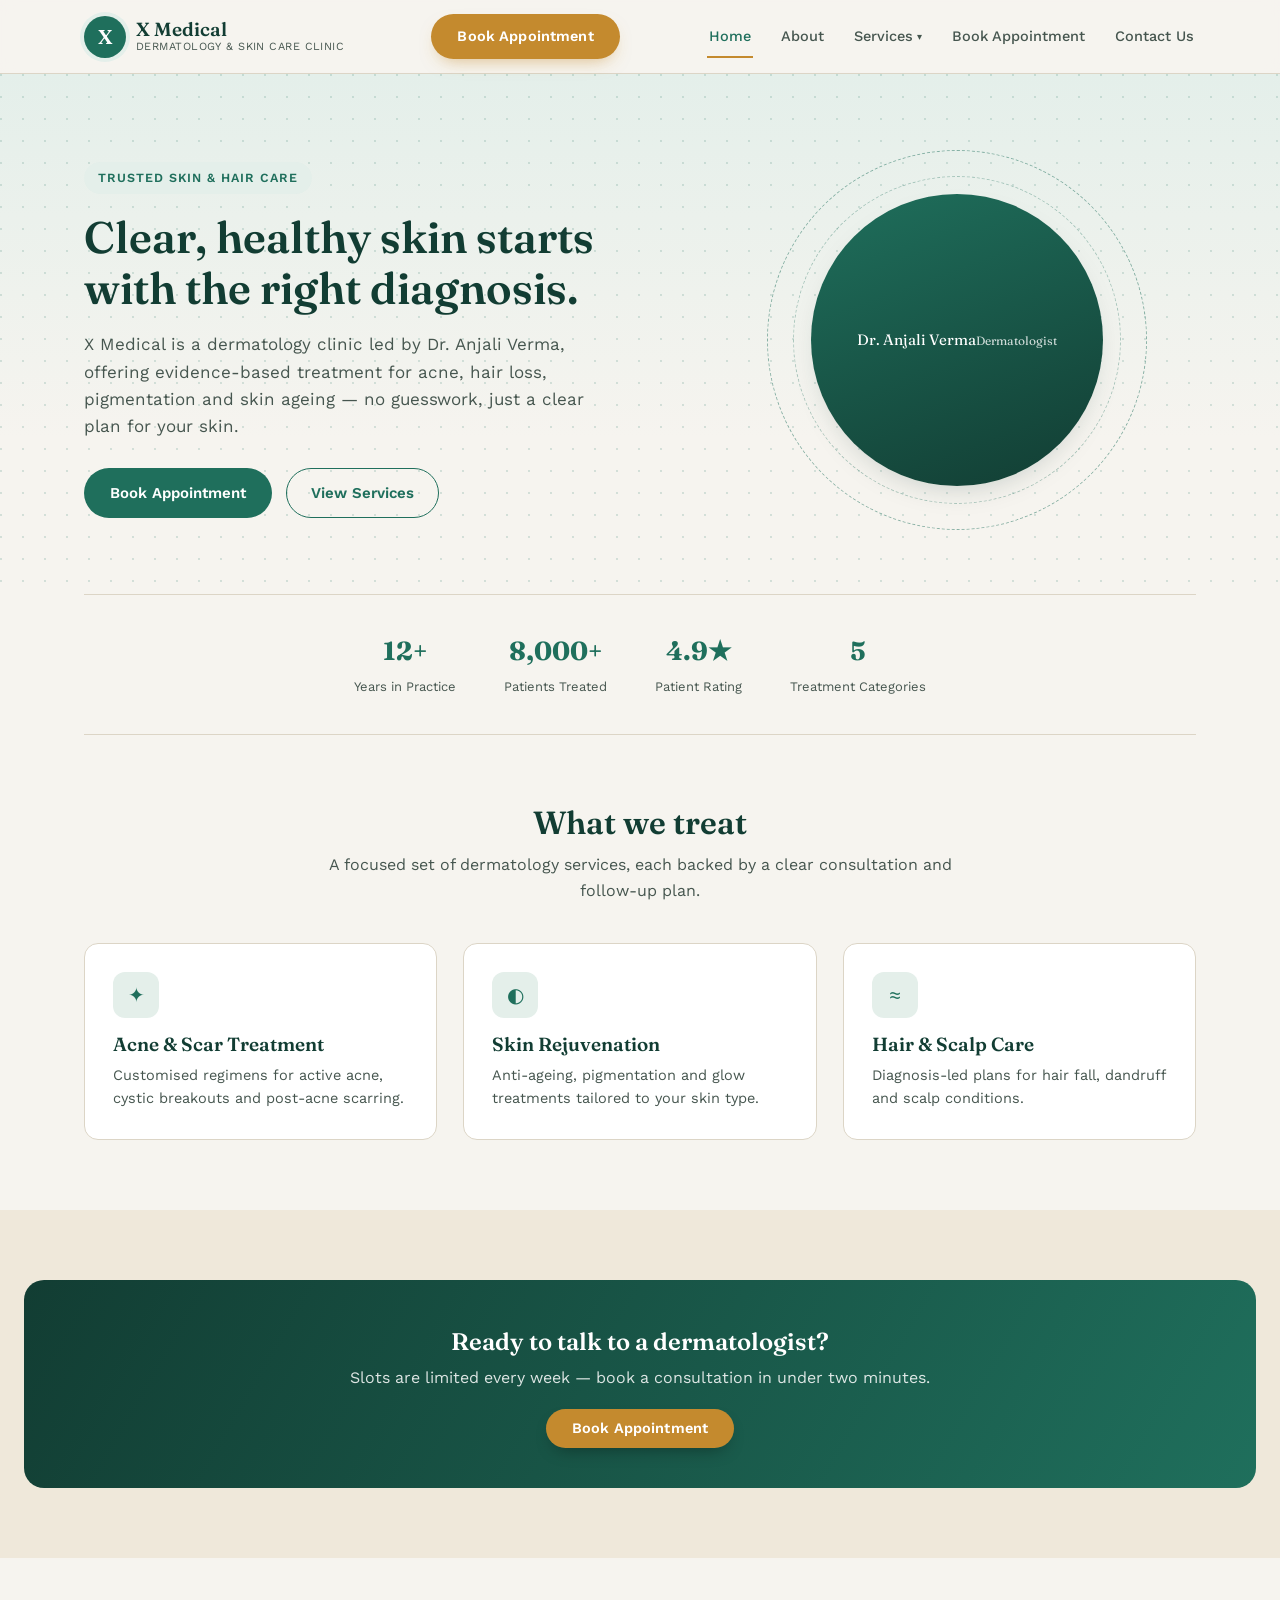
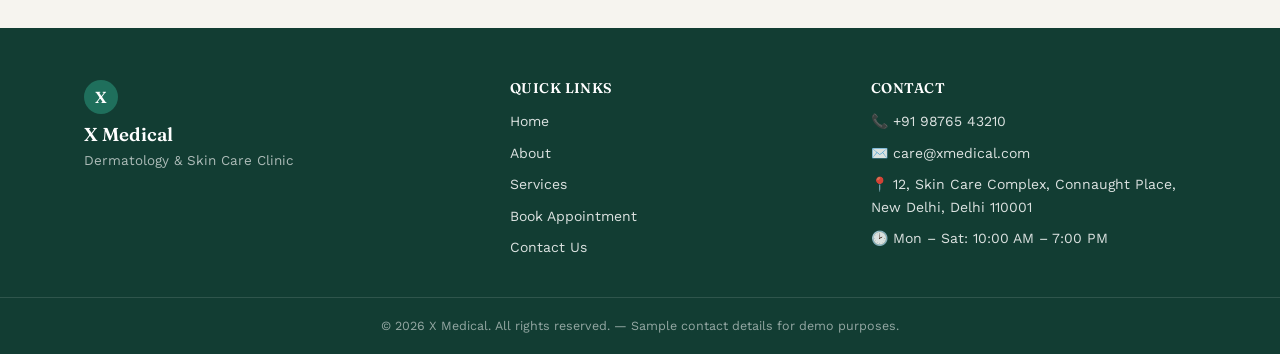
<file: index.html>
<!DOCTYPE html>
<html lang="en">
<head>
<meta charset="UTF-8">
<meta name="viewport" content="width=device-width, initial-scale=1.0">
<title>Home | X Medical</title>
<link rel="stylesheet" href="css/style.css">
</head>
<body>
<header class="site-header">
  <div class="header-inner">
    <a href="index.html" class="logo">
      <span class="logo-mark">X</span>
      <span class="logo-text">
        <span class="logo-name">X Medical</span>
        <span class="logo-tagline">Dermatology &amp; Skin Care Clinic</span>
      </span>
    </a>
    <div class="header-center"><a href="appointment.html" class="btn-book">Book Appointment</a></div>
    <nav class="main-nav">
      <button class="nav-toggle" id="navToggle" aria-label="Toggle menu" aria-expanded="false"><span></span><span></span><span></span></button>
      <ul class="nav-links" id="navLinks">
        <li><a href="index.html" class="active">Home</a></li>
        <li><a href="about.html" class="">About</a></li>
        <li class="dropdown">
          <button class="dropdown-toggle" aria-expanded="false">Services <span class="caret">&#9662;</span></button>
          <ul class="dropdown-menu">
            <li><a href="services.html#acne">Acne &amp; Scar Treatment</a></li>
            <li><a href="services.html#skin">Skin Rejuvenation</a></li>
            <li><a href="services.html#hair">Hair &amp; Scalp Care</a></li>
            <li><a href="services.html#laser">Laser Treatments</a></li>
            <li><a href="services.html#bridal">Bridal Skin Prep</a></li>
          </ul>
        </li>
        <li><a href="appointment.html" class="">Book Appointment</a></li>
        <li><a href="contact.html" class="">Contact Us</a></li>
      </ul>
    </nav>
  </div>
</header>

<section class="hero">
  <div class="container hero-inner">
    <div>
      <span class="eyebrow">Trusted Skin &amp; Hair Care</span>
      <h1>Clear, healthy skin starts with the right diagnosis.</h1>
      <p class="lede">X Medical is a dermatology clinic led by Dr. Anjali Verma, offering evidence-based treatment for acne, hair loss, pigmentation and skin ageing — no guesswork, just a clear plan for your skin.</p>
      <div class="hero-actions">
        <a href="appointment.html" class="btn-primary">Book Appointment</a>
        <a href="services.html" class="btn-ghost">View Services</a>
      </div>
    </div>
    <div class="scan-visual">
      <div class="scan-ring"></div>
      <div class="scan-ring r2"></div>
      <div class="scan-photo">Dr. Anjali Verma<br><span style="font-size:12px; opacity:.8;">Dermatologist</span></div>
    </div>
  </div>
</section>
<div class="container">
  <div class="trust-strip">
    <div class="trust-item"><strong>12+</strong><span>Years in Practice</span></div>
    <div class="trust-item"><strong>8,000+</strong><span>Patients Treated</span></div>
    <div class="trust-item"><strong>4.9&#9733;</strong><span>Patient Rating</span></div>
    <div class="trust-item"><strong>5</strong><span>Treatment Categories</span></div>
  </div>
</div>
<section class="section">
  <div class="container">
    <div class="section-head">
      <h2>What we treat</h2>
      <p>A focused set of dermatology services, each backed by a clear consultation and follow-up plan.</p>
    </div>
    <div class="grid grid-3">
      <div class="card"><div class="icon">&#10022;</div><h3>Acne &amp; Scar Treatment</h3><p>Customised regimens for active acne, cystic breakouts and post-acne scarring.</p></div>
      <div class="card"><div class="icon">&#9680;</div><h3>Skin Rejuvenation</h3><p>Anti-ageing, pigmentation and glow treatments tailored to your skin type.</p></div>
      <div class="card"><div class="icon">&#8776;</div><h3>Hair &amp; Scalp Care</h3><p>Diagnosis-led plans for hair fall, dandruff and scalp conditions.</p></div>
    </div>
  </div>
</section>
<section class="section section-alt">
  <div class="cta-band">
    <h2>Ready to talk to a dermatologist?</h2>
    <p>Slots are limited every week — book a consultation in under two minutes.</p>
    <a href="appointment.html" class="btn-book">Book Appointment</a>
  </div>
</section>

<footer class="site-footer">
  <div class="footer-inner">
    <div class="footer-col footer-brand">
      <span class="logo-mark small">X</span>
      <h3>X Medical</h3>
      <p>Dermatology &amp; Skin Care Clinic</p>
    </div>
    <div class="footer-col">
      <h4>Quick Links</h4>
      <ul>
        <li><a href="index.html">Home</a></li>
        <li><a href="about.html">About</a></li>
        <li><a href="services.html">Services</a></li>
        <li><a href="appointment.html">Book Appointment</a></li>
        <li><a href="contact.html">Contact Us</a></li>
      </ul>
    </div>
    <div class="footer-col">
      <h4>Contact</h4>
      <ul class="footer-contact">
        <li>&#128222; +91 98765 43210</li>
        <li>&#9993;&#65039; care@xmedical.com</li>
        <li>&#128205; 12, Skin Care Complex, Connaught Place, New Delhi, Delhi 110001</li>
        <li>&#128337; Mon &ndash; Sat: 10:00 AM &ndash; 7:00 PM</li>
      </ul>
    </div>
  </div>
  <div class="footer-bottom">
    <p>&copy; 2026 X Medical. All rights reserved. &mdash; Sample contact details for demo purposes.</p>
  </div>
</footer>
<script src="js/script.js"></script>
</body>
</html>
</file>
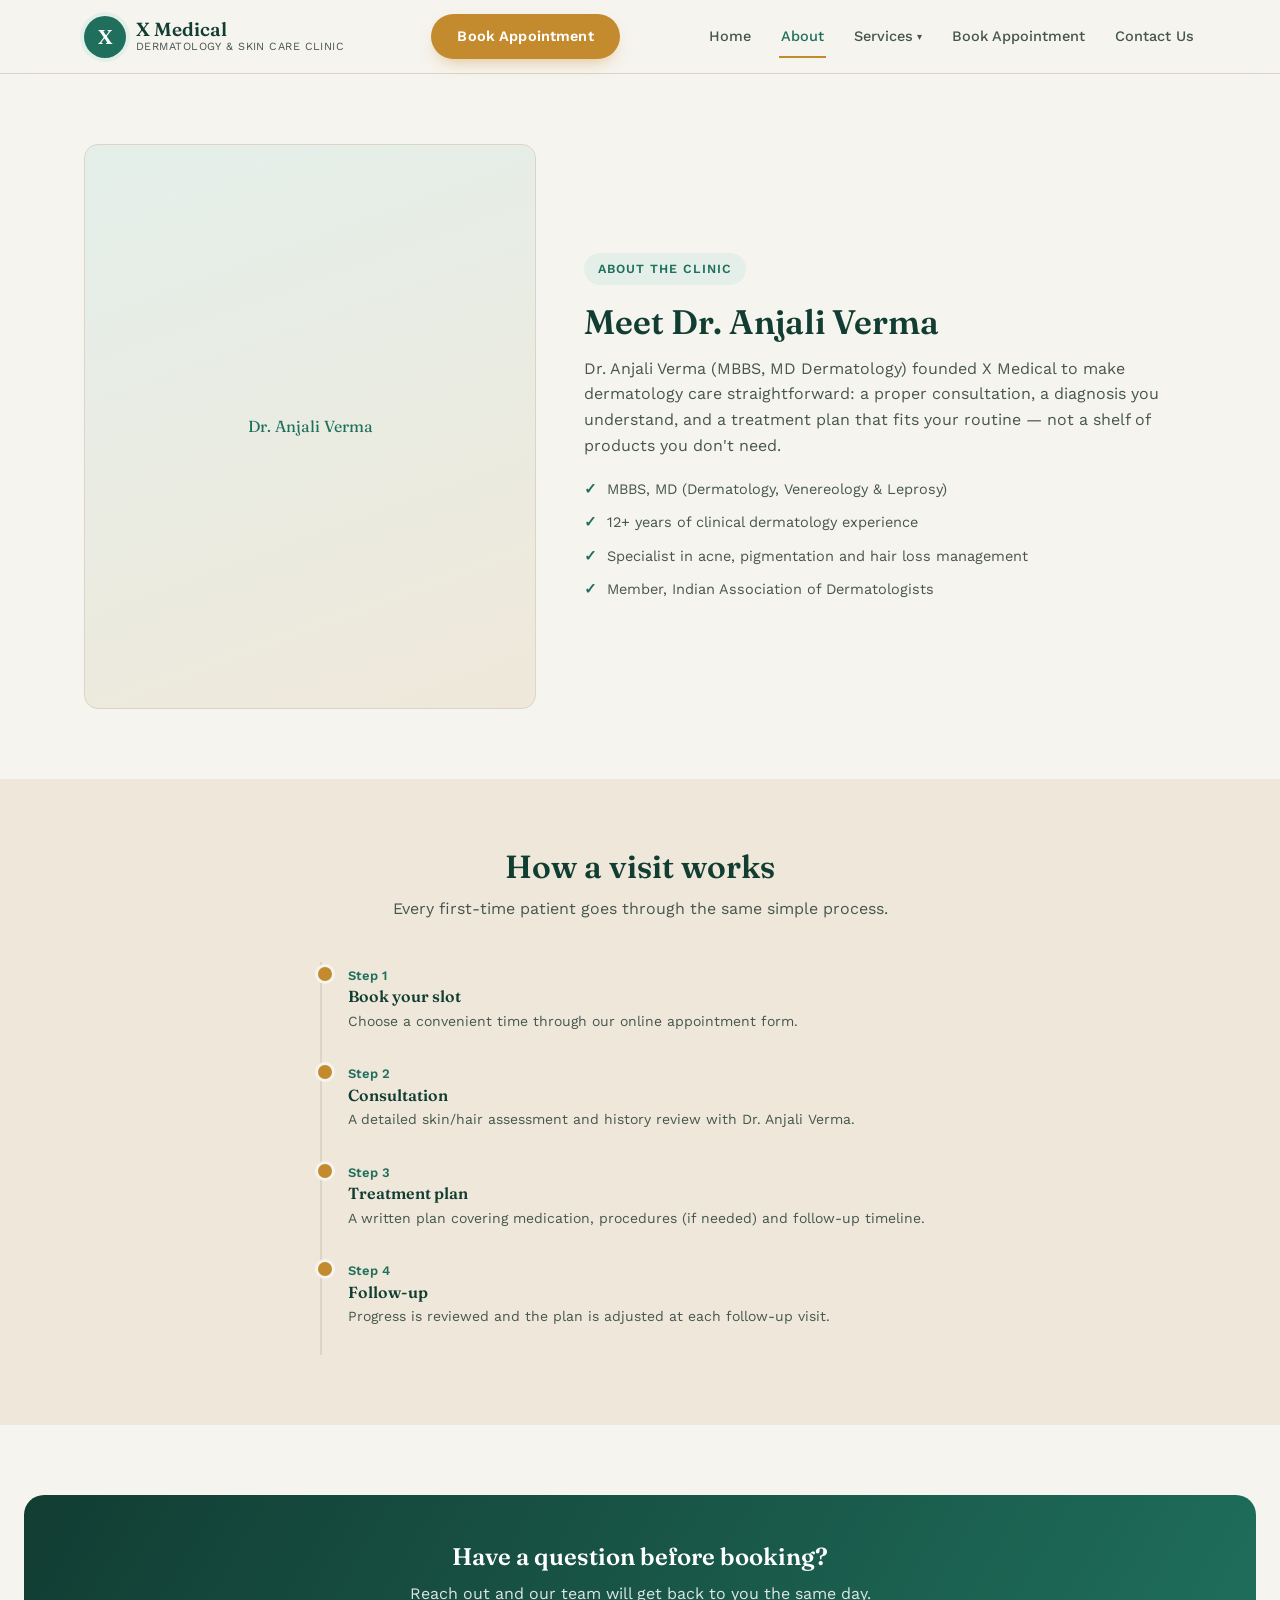
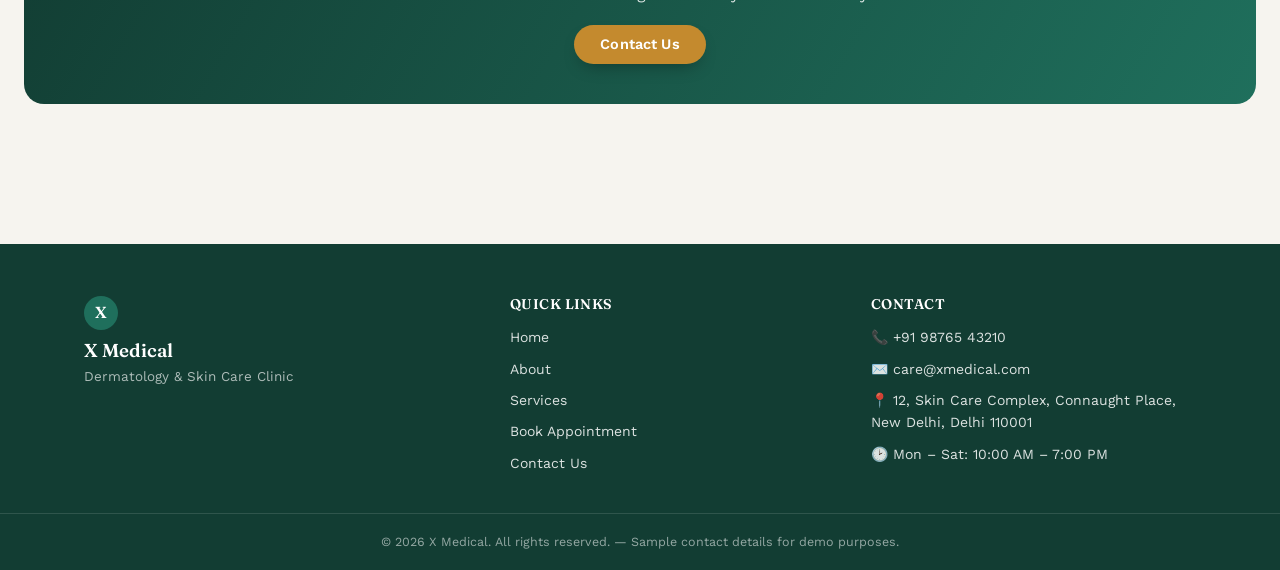
<file: about.html>
<!DOCTYPE html>
<html lang="en">
<head>
<meta charset="UTF-8">
<meta name="viewport" content="width=device-width, initial-scale=1.0">
<title>About | X Medical</title>
<link rel="stylesheet" href="css/style.css">
</head>
<body>
<header class="site-header">
  <div class="header-inner">
    <a href="index.html" class="logo">
      <span class="logo-mark">X</span>
      <span class="logo-text">
        <span class="logo-name">X Medical</span>
        <span class="logo-tagline">Dermatology &amp; Skin Care Clinic</span>
      </span>
    </a>
    <div class="header-center"><a href="appointment.html" class="btn-book">Book Appointment</a></div>
    <nav class="main-nav">
      <button class="nav-toggle" id="navToggle" aria-label="Toggle menu" aria-expanded="false"><span></span><span></span><span></span></button>
      <ul class="nav-links" id="navLinks">
        <li><a href="index.html" class="">Home</a></li>
        <li><a href="about.html" class="active">About</a></li>
        <li class="dropdown">
          <button class="dropdown-toggle" aria-expanded="false">Services <span class="caret">&#9662;</span></button>
          <ul class="dropdown-menu">
            <li><a href="services.html#acne">Acne &amp; Scar Treatment</a></li>
            <li><a href="services.html#skin">Skin Rejuvenation</a></li>
            <li><a href="services.html#hair">Hair &amp; Scalp Care</a></li>
            <li><a href="services.html#laser">Laser Treatments</a></li>
            <li><a href="services.html#bridal">Bridal Skin Prep</a></li>
          </ul>
        </li>
        <li><a href="appointment.html" class="">Book Appointment</a></li>
        <li><a href="contact.html" class="">Contact Us</a></li>
      </ul>
    </nav>
  </div>
</header>

<section class="section">
  <div class="container about-hero">
    <div class="about-photo">Dr. Anjali Verma</div>
    <div>
      <span class="eyebrow">About the Clinic</span>
      <h1 style="font-size:34px; margin-bottom:14px;">Meet Dr. Anjali Verma</h1>
      <p style="color:var(--ink-soft); margin-bottom:18px;">Dr. Anjali Verma (MBBS, MD Dermatology) founded X Medical to make dermatology care straightforward: a proper consultation, a diagnosis you understand, and a treatment plan that fits your routine — not a shelf of products you don't need.</p>
      <ul class="credentials">
        <li>MBBS, MD (Dermatology, Venereology &amp; Leprosy)</li>
        <li>12+ years of clinical dermatology experience</li>
        <li>Specialist in acne, pigmentation and hair loss management</li>
        <li>Member, Indian Association of Dermatologists</li>
      </ul>
    </div>
  </div>
</section>
<section class="section section-alt">
  <div class="container">
    <div class="section-head"><h2>How a visit works</h2><p>Every first-time patient goes through the same simple process.</p></div>
    <div class="timeline" style="max-width:640px; margin:0 auto;">
      <div class="timeline-item"><span>Step 1</span><h4>Book your slot</h4><p>Choose a convenient time through our online appointment form.</p></div>
      <div class="timeline-item"><span>Step 2</span><h4>Consultation</h4><p>A detailed skin/hair assessment and history review with Dr. Anjali Verma.</p></div>
      <div class="timeline-item"><span>Step 3</span><h4>Treatment plan</h4><p>A written plan covering medication, procedures (if needed) and follow-up timeline.</p></div>
      <div class="timeline-item"><span>Step 4</span><h4>Follow-up</h4><p>Progress is reviewed and the plan is adjusted at each follow-up visit.</p></div>
    </div>
  </div>
</section>
<section class="section">
  <div class="cta-band">
    <h2>Have a question before booking?</h2>
    <p>Reach out and our team will get back to you the same day.</p>
    <a href="contact.html" class="btn-book">Contact Us</a>
  </div>
</section>

<footer class="site-footer">
  <div class="footer-inner">
    <div class="footer-col footer-brand">
      <span class="logo-mark small">X</span>
      <h3>X Medical</h3>
      <p>Dermatology &amp; Skin Care Clinic</p>
    </div>
    <div class="footer-col">
      <h4>Quick Links</h4>
      <ul>
        <li><a href="index.html">Home</a></li>
        <li><a href="about.html">About</a></li>
        <li><a href="services.html">Services</a></li>
        <li><a href="appointment.html">Book Appointment</a></li>
        <li><a href="contact.html">Contact Us</a></li>
      </ul>
    </div>
    <div class="footer-col">
      <h4>Contact</h4>
      <ul class="footer-contact">
        <li>&#128222; +91 98765 43210</li>
        <li>&#9993;&#65039; care@xmedical.com</li>
        <li>&#128205; 12, Skin Care Complex, Connaught Place, New Delhi, Delhi 110001</li>
        <li>&#128337; Mon &ndash; Sat: 10:00 AM &ndash; 7:00 PM</li>
      </ul>
    </div>
  </div>
  <div class="footer-bottom">
    <p>&copy; 2026 X Medical. All rights reserved. &mdash; Sample contact details for demo purposes.</p>
  </div>
</footer>
<script src="js/script.js"></script>
</body>
</html>
</file>
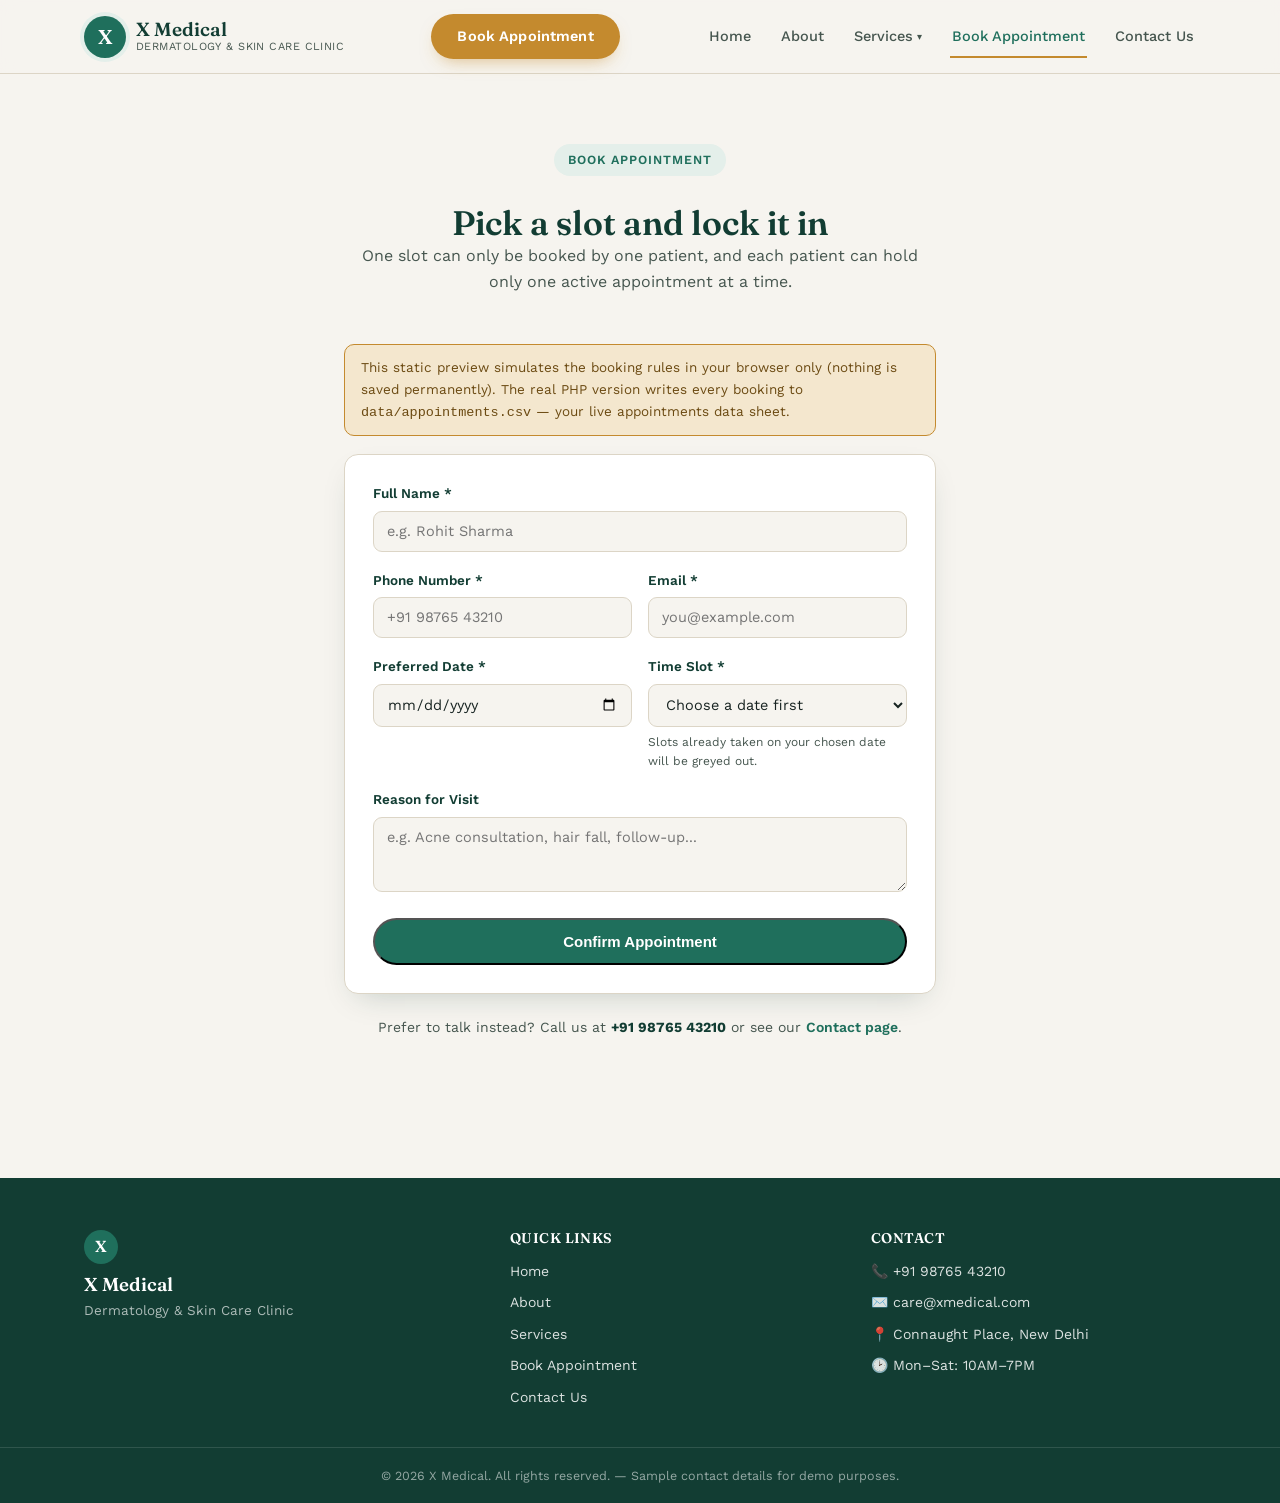
<file: appointment.html>
<!DOCTYPE html>
<html lang="en">
<head>
<meta charset="UTF-8">
<meta name="viewport" content="width=device-width, initial-scale=1.0">
<title>Book Appointment | X Medical</title>
<link rel="stylesheet" href="css/style.css">
</head>
<body>
<header class="site-header">
  <div class="header-inner">
    <a href="index.html" class="logo">
      <span class="logo-mark">X</span>
      <span class="logo-text">
        <span class="logo-name">X Medical</span>
        <span class="logo-tagline">Dermatology &amp; Skin Care Clinic</span>
      </span>
    </a>
    <div class="header-center"><a href="appointment.html" class="btn-book">Book Appointment</a></div>
    <nav class="main-nav">
      <button class="nav-toggle" id="navToggle" aria-label="Toggle menu" aria-expanded="false"><span></span><span></span><span></span></button>
      <ul class="nav-links" id="navLinks">
        <li><a href="index.html">Home</a></li>
        <li><a href="about.html">About</a></li>
        <li class="dropdown">
          <button class="dropdown-toggle" aria-expanded="false">Services <span class="caret">&#9662;</span></button>
          <ul class="dropdown-menu">
            <li><a href="services.html#acne">Acne &amp; Scar Treatment</a></li>
            <li><a href="services.html#skin">Skin Rejuvenation</a></li>
            <li><a href="services.html#hair">Hair &amp; Scalp Care</a></li>
            <li><a href="services.html#laser">Laser Treatments</a></li>
            <li><a href="services.html#bridal">Bridal Skin Prep</a></li>
          </ul>
        </li>
        <li><a href="appointment.html" class="active">Book Appointment</a></li>
        <li><a href="contact.html">Contact Us</a></li>
      </ul>
    </nav>
  </div>
</header>

<section class="section" style="padding-bottom:10px;">
  <div class="container section-head">
    <span class="eyebrow">Book Appointment</span>
    <h1 style="font-size:34px; margin-top:10px;">Pick a slot and lock it in</h1>
    <p>One slot can only be booked by one patient, and each patient can hold only one active appointment at a time.</p>
  </div>
</section>

<section class="section" style="padding-top:0;">
  <div class="container" style="max-width:640px;">

    <div class="form-note">This static preview simulates the booking rules in your browser only (nothing is saved permanently). The real PHP version writes every booking to <code>data/appointments.csv</code> — your live appointments data sheet.</div>

    <div id="alertBox"></div>

    <form class="booking-form" id="demoBookingForm">
      <div class="field-row">
        <label for="name">Full Name *</label>
        <input type="text" id="name" placeholder="e.g. Rohit Sharma" required>
      </div>
      <div class="field-row two-col">
        <div><label for="phone">Phone Number *</label><input type="tel" id="phone" placeholder="+91 98765 43210" required></div>
        <div><label for="email">Email *</label><input type="email" id="email" placeholder="you@example.com" required></div>
      </div>
      <div class="field-row two-col">
        <div><label for="date">Preferred Date *</label><input type="date" id="date" required></div>
        <div>
          <label for="time">Time Slot *</label>
          <select id="time" required><option value="" disabled selected>Choose a date first</option></select>
          <p class="field-hint" id="slotHint">Slots already taken on your chosen date will be greyed out.</p>
        </div>
      </div>
      <div class="field-row"><label for="reason">Reason for Visit</label><textarea id="reason" rows="3" placeholder="e.g. Acne consultation, hair fall, follow-up..."></textarea></div>
      <button type="submit" class="btn-primary" style="width:100%; justify-content:center;">Confirm Appointment</button>
    </form>

    <p style="text-align:center; margin-top:22px; color:var(--ink-soft); font-size:14px;">
      Prefer to talk instead? Call us at <strong style="color:var(--teal-deep);">+91 98765 43210</strong>
      or see our <a href="contact.html" style="color:var(--teal); font-weight:600;">Contact page</a>.
    </p>
  </div>
</section>

<footer class="site-footer">
  <div class="footer-inner">
    <div class="footer-col footer-brand"><span class="logo-mark small">X</span><h3>X Medical</h3><p>Dermatology &amp; Skin Care Clinic</p></div>
    <div class="footer-col"><h4>Quick Links</h4><ul><li><a href="index.html">Home</a></li><li><a href="about.html">About</a></li><li><a href="services.html">Services</a></li><li><a href="appointment.html">Book Appointment</a></li><li><a href="contact.html">Contact Us</a></li></ul></div>
    <div class="footer-col"><h4>Contact</h4><ul class="footer-contact"><li>&#128222; +91 98765 43210</li><li>&#9993;&#65039; care@xmedical.com</li><li>&#128205; Connaught Place, New Delhi</li><li>&#128337; Mon&ndash;Sat: 10AM&ndash;7PM</li></ul></div>
  </div>
  <div class="footer-bottom"><p>&copy; 2026 X Medical. All rights reserved. &mdash; Sample contact details for demo purposes.</p></div>
</footer>

<script src="js/script.js"></script>
<script>
  // ---- Demo data (in-memory only, mirrors the real CSV seed rows) ----
  let bookedAppointments = [
    { date: '2026-08-14', time: '11:00 AM', phone: '+919123456789', email: 'rohit.sharma@example.com' },
    { date: '2026-08-15', time: '4:00 PM',  phone: '+919987654321', email: 'priya.nair@example.com' }
  ];

  function generateSlots() {
    const slots = [];
    let t = new Date('1970-01-01T10:00:00');
    const end = new Date('1970-01-01T19:00:00');
    const lunchStart = new Date('1970-01-01T13:00:00');
    const lunchEnd = new Date('1970-01-01T14:00:00');
    while (t < end) {
      if (!(t >= lunchStart && t < lunchEnd)) {
        slots.push(t.toLocaleTimeString('en-US', { hour: 'numeric', minute: '2-digit' }));
      }
      t = new Date(t.getTime() + 30 * 60000);
    }
    return slots;
  }
  const allSlots = generateSlots();

  const dateInput = document.getElementById('date');
  const timeSelect = document.getElementById('time');
  const slotHint = document.getElementById('slotHint');
  const alertBox = document.getElementById('alertBox');

  dateInput.min = new Date().toISOString().split('T')[0];

  function normalizePhone(p) { return p.replace(/\\s+/g, ''); }

  function renderSlots() {
    const chosenDate = dateInput.value;
    timeSelect.innerHTML = '<option value="" disabled selected>Choose a time slot</option>';
    let anyTaken = false;
    allSlots.forEach(function (slot) {
      const taken = bookedAppointments.some(function (b) { return b.date === chosenDate && b.time === slot; });
      if (taken) anyTaken = true;
      const opt = document.createElement('option');
      opt.value = slot;
      opt.textContent = taken ? slot + ' — Booked' : slot;
      opt.disabled = taken;
      timeSelect.appendChild(opt);
    });
    slotHint.textContent = anyTaken ? 'Greyed-out slots are already booked for this date.' : 'All slots are open on this date.';
  }
  dateInput.addEventListener('change', renderSlots);

  document.getElementById('demoBookingForm').addEventListener('submit', function (e) {
    e.preventDefault();
    const name = document.getElementById('name').value.trim();
    const phone = normalizePhone(document.getElementById('phone').value.trim());
    const email = document.getElementById('email').value.trim().toLowerCase();
    const date = dateInput.value;
    const time = timeSelect.value;

    const existing = bookedAppointments.find(function (b) {
      return normalizePhone(b.phone) === phone || b.email === email;
    });

    if (existing) {
      showAlert('error', 'You already have an appointment booked (' + existing.date + ' at ' + existing.time + '). Contact the clinic to reschedule before booking another.');
      return;
    }
    if (!date || !time) {
      showAlert('error', 'Please choose a date and an available time slot.');
      return;
    }
    const slotTaken = bookedAppointments.some(function (b) { return b.date === date && b.time === time; });
    if (slotTaken) {
      showAlert('error', 'That slot was just taken. Please pick another.');
      renderSlots();
      return;
    }

    bookedAppointments.push({ date: date, time: time, phone: phone, email: email });
    showAlert('success', 'Appointment confirmed for ' + name + ' on ' + date + ' at ' + time + '. (Demo only — not permanently saved.)');
    this.reset();
    renderSlots();
  });

  function showAlert(type, msg) {
    alertBox.innerHTML = '<div class="booking-alert booking-alert-' + type + '">' + msg + '</div>';
    alertBox.scrollIntoView({ behavior: 'smooth', block: 'nearest' });
  }
</script>
</body>
</html>
</file>
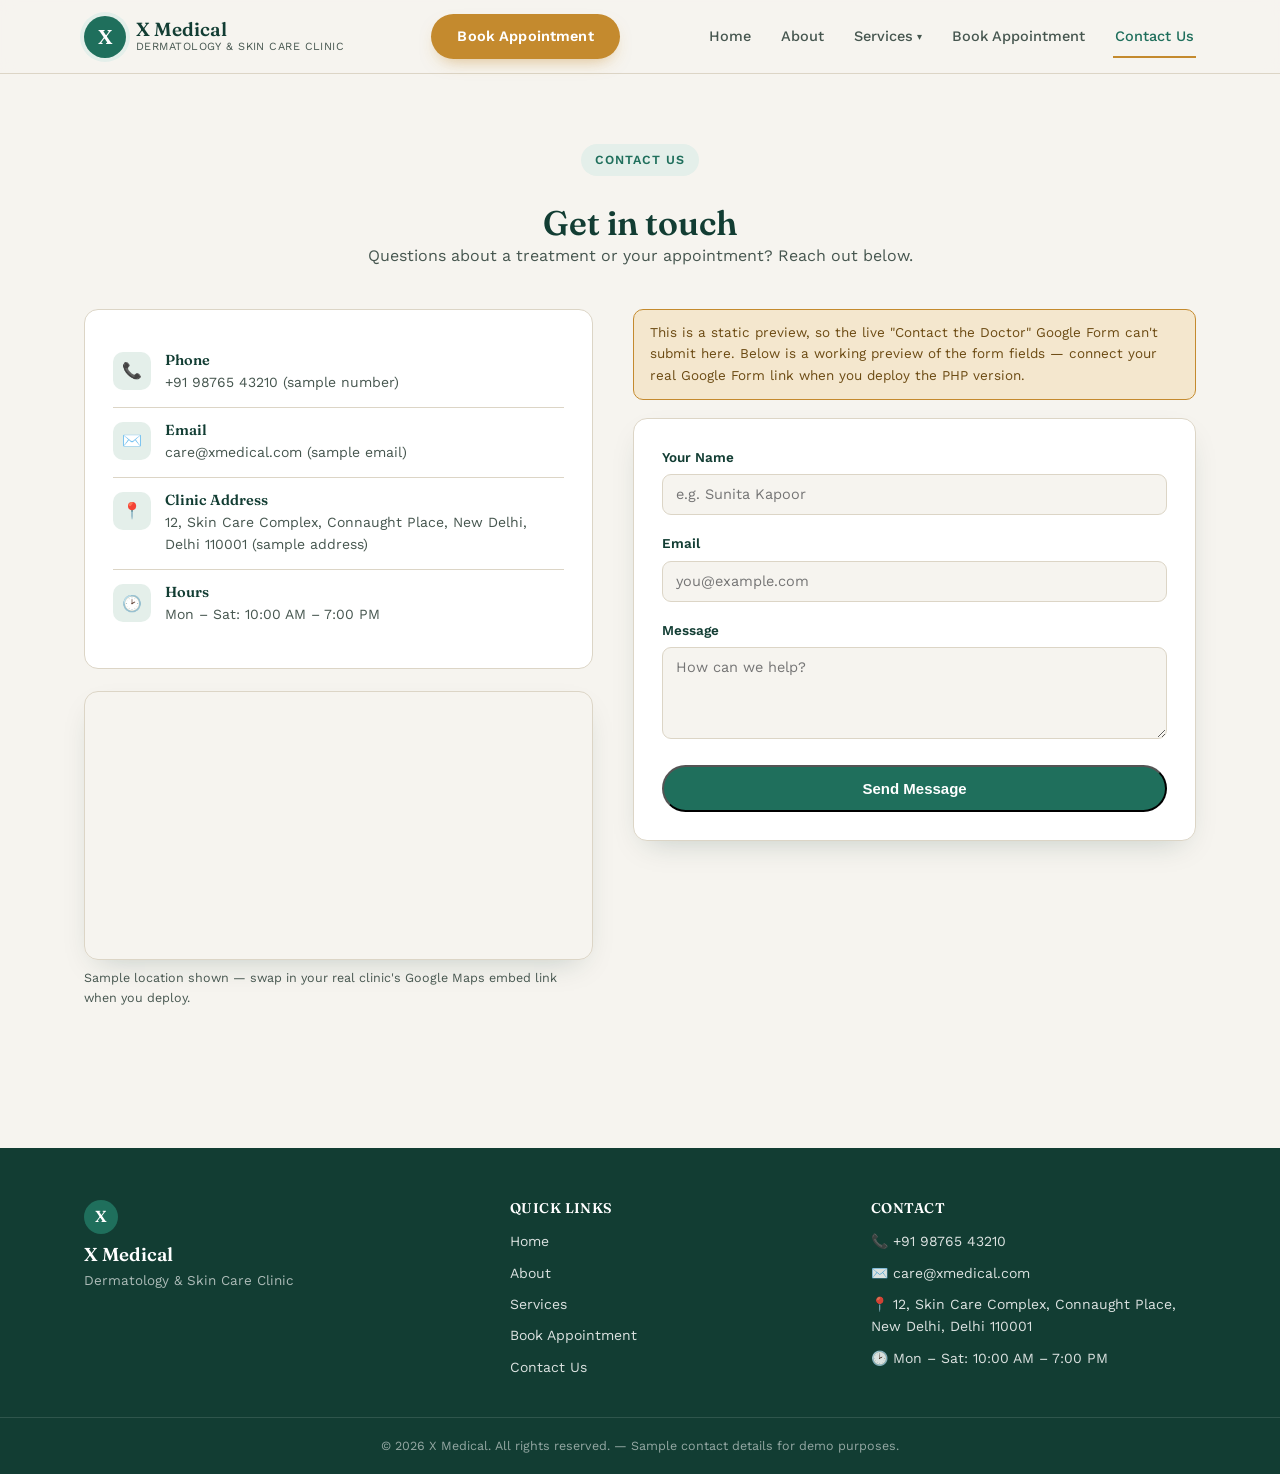
<file: contact.html>
<!DOCTYPE html>
<html lang="en">
<head>
<meta charset="UTF-8">
<meta name="viewport" content="width=device-width, initial-scale=1.0">
<title>Contact Us | X Medical</title>
<link rel="stylesheet" href="css/style.css">
</head>
<body>
<header class="site-header">
  <div class="header-inner">
    <a href="index.html" class="logo">
      <span class="logo-mark">X</span>
      <span class="logo-text">
        <span class="logo-name">X Medical</span>
        <span class="logo-tagline">Dermatology &amp; Skin Care Clinic</span>
      </span>
    </a>
    <div class="header-center"><a href="appointment.html" class="btn-book">Book Appointment</a></div>
    <nav class="main-nav">
      <button class="nav-toggle" id="navToggle" aria-label="Toggle menu" aria-expanded="false"><span></span><span></span><span></span></button>
      <ul class="nav-links" id="navLinks">
        <li><a href="index.html" class="">Home</a></li>
        <li><a href="about.html" class="">About</a></li>
        <li class="dropdown">
          <button class="dropdown-toggle" aria-expanded="false">Services <span class="caret">&#9662;</span></button>
          <ul class="dropdown-menu">
            <li><a href="services.html#acne">Acne &amp; Scar Treatment</a></li>
            <li><a href="services.html#skin">Skin Rejuvenation</a></li>
            <li><a href="services.html#hair">Hair &amp; Scalp Care</a></li>
            <li><a href="services.html#laser">Laser Treatments</a></li>
            <li><a href="services.html#bridal">Bridal Skin Prep</a></li>
          </ul>
        </li>
        <li><a href="appointment.html" class="">Book Appointment</a></li>
        <li><a href="contact.html" class="active">Contact Us</a></li>
      </ul>
    </nav>
  </div>
</header>

<section class="section">
  <div class="container section-head">
    <span class="eyebrow">Contact Us</span>
    <h1 style="font-size:34px; margin-top:10px;">Get in touch</h1>
    <p>Questions about a treatment or your appointment? Reach out below.</p>
  </div>
  <div class="container contact-grid">
    <div>
      <div class="contact-info-card">
        <div class="contact-row"><div class="icon">&#128222;</div><div><h4>Phone</h4><p>+91 98765 43210 (sample number)</p></div></div>
        <div class="contact-row"><div class="icon">&#9993;&#65039;</div><div><h4>Email</h4><p>care@xmedical.com (sample email)</p></div></div>
        <div class="contact-row"><div class="icon">&#128205;</div><div><h4>Clinic Address</h4><p>12, Skin Care Complex, Connaught Place, New Delhi, Delhi 110001 (sample address)</p></div></div>
        <div class="contact-row"><div class="icon">&#128337;</div><div><h4>Hours</h4><p>Mon &ndash; Sat: 10:00 AM &ndash; 7:00 PM</p></div></div>
      </div>
      <div class="map-wrap">
        <iframe src="https://www.google.com/maps?q=Connaught+Place,+New+Delhi&output=embed" loading="lazy" referrerpolicy="no-referrer-when-downgrade" title="Clinic Location"></iframe>
      </div>
      <p style="font-size:12.5px; color:var(--ink-soft); margin-top:8px;">Sample location shown — swap in your real clinic's Google Maps embed link when you deploy.</p>
    </div>
    <div>
      <div class="form-note">This is a static preview, so the live "Contact the Doctor" Google Form can't submit here. Below is a working preview of the form fields — connect your real Google Form link when you deploy the PHP version.</div>
      <form class="booking-form" onsubmit="event.preventDefault(); document.getElementById('contactSent').style.display='block'; this.reset();">
        <div class="field-row"><label>Your Name</label><input type="text" placeholder="e.g. Sunita Kapoor" required></div>
        <div class="field-row"><label>Email</label><input type="email" placeholder="you@example.com" required></div>
        <div class="field-row"><label>Message</label><textarea rows="4" placeholder="How can we help?" required></textarea></div>
        <button type="submit" class="btn-primary" style="width:100%; justify-content:center;">Send Message</button>
        <div id="contactSent" class="booking-alert booking-alert-success" style="display:none; margin-top:16px;">Preview only — this message wasn't actually sent. It will be once your Google Form is connected.</div>
      </form>
    </div>
  </div>
</section>

<footer class="site-footer">
  <div class="footer-inner">
    <div class="footer-col footer-brand">
      <span class="logo-mark small">X</span>
      <h3>X Medical</h3>
      <p>Dermatology &amp; Skin Care Clinic</p>
    </div>
    <div class="footer-col">
      <h4>Quick Links</h4>
      <ul>
        <li><a href="index.html">Home</a></li>
        <li><a href="about.html">About</a></li>
        <li><a href="services.html">Services</a></li>
        <li><a href="appointment.html">Book Appointment</a></li>
        <li><a href="contact.html">Contact Us</a></li>
      </ul>
    </div>
    <div class="footer-col">
      <h4>Contact</h4>
      <ul class="footer-contact">
        <li>&#128222; +91 98765 43210</li>
        <li>&#9993;&#65039; care@xmedical.com</li>
        <li>&#128205; 12, Skin Care Complex, Connaught Place, New Delhi, Delhi 110001</li>
        <li>&#128337; Mon &ndash; Sat: 10:00 AM &ndash; 7:00 PM</li>
      </ul>
    </div>
  </div>
  <div class="footer-bottom">
    <p>&copy; 2026 X Medical. All rights reserved. &mdash; Sample contact details for demo purposes.</p>
  </div>
</footer>
<script src="js/script.js"></script>
</body>
</html>
</file>
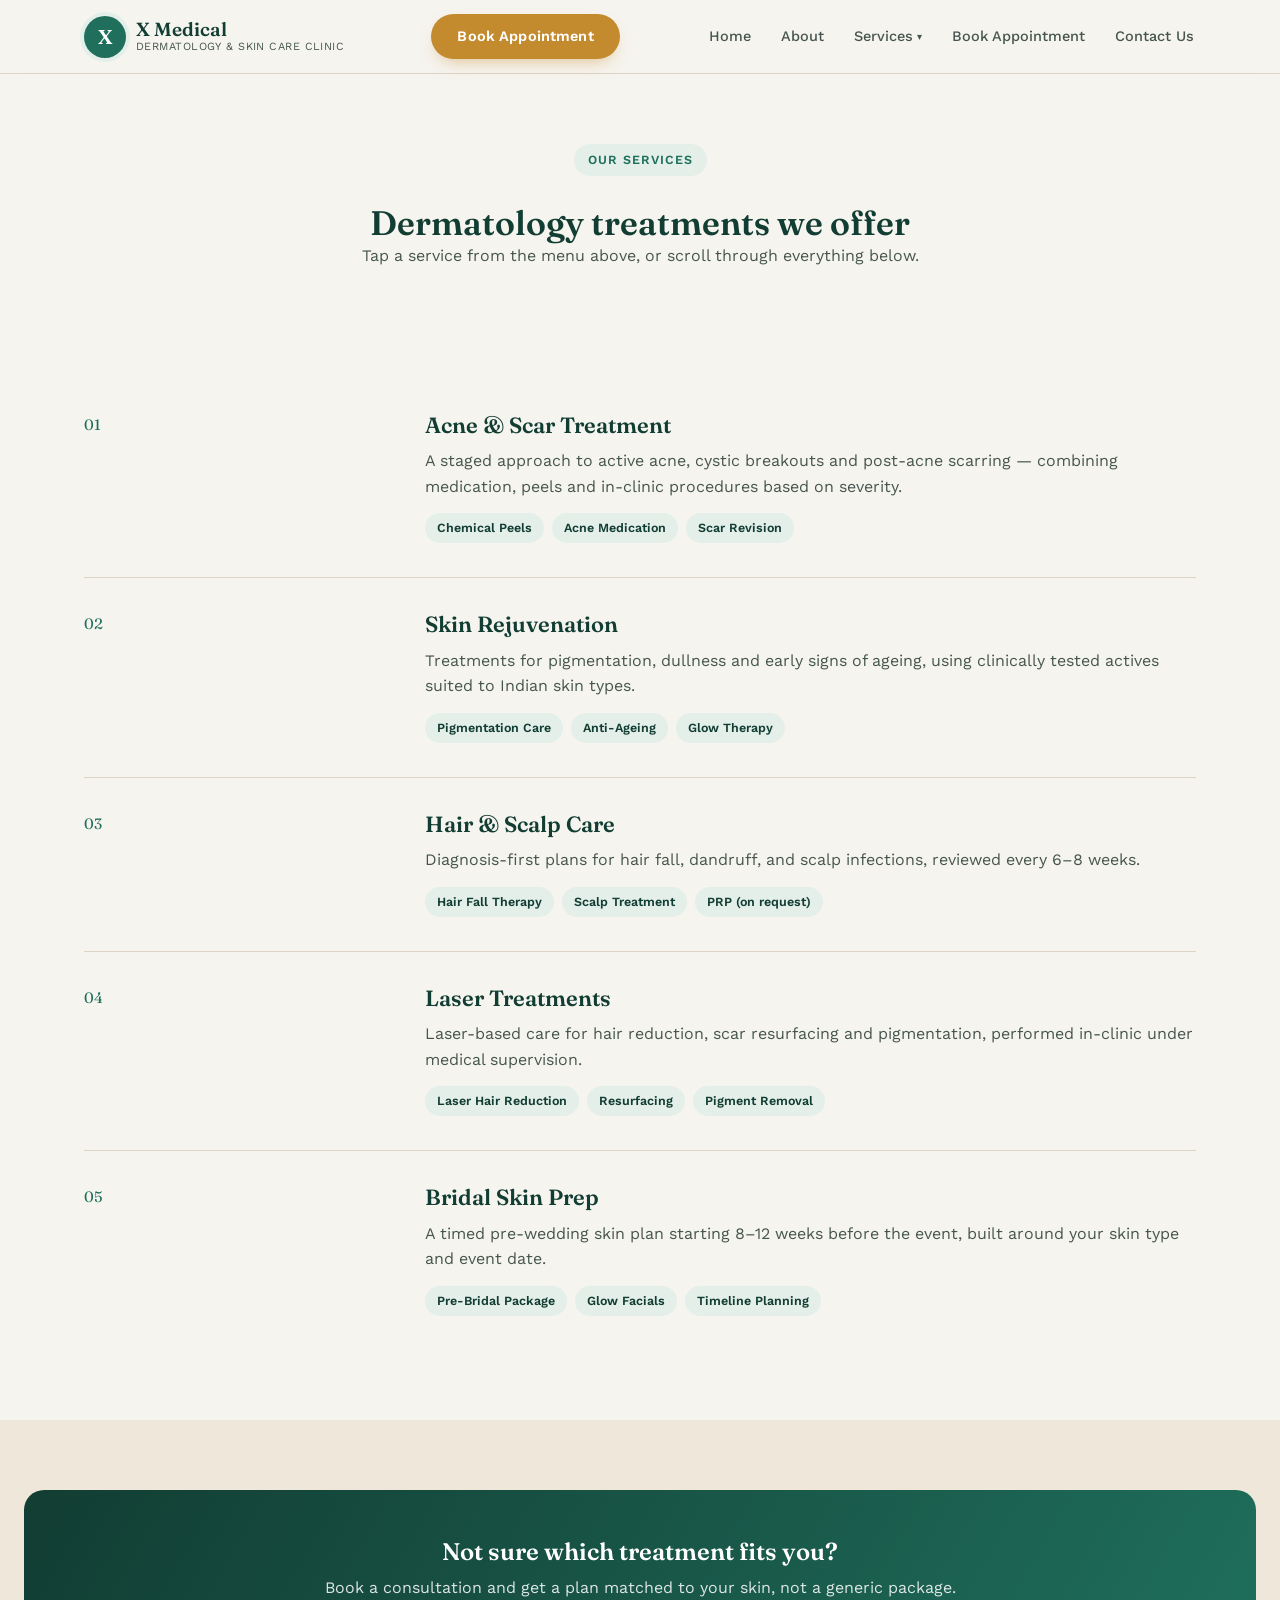
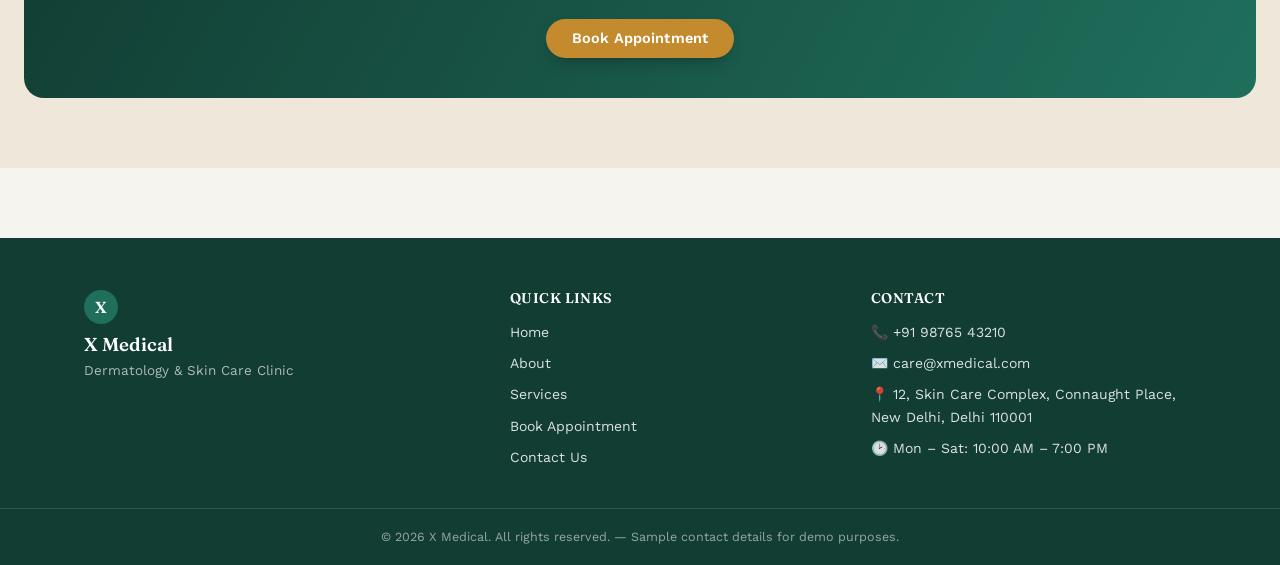
<file: services.html>
<!DOCTYPE html>
<html lang="en">
<head>
<meta charset="UTF-8">
<meta name="viewport" content="width=device-width, initial-scale=1.0">
<title>Services | X Medical</title>
<link rel="stylesheet" href="css/style.css">
</head>
<body>
<header class="site-header">
  <div class="header-inner">
    <a href="index.html" class="logo">
      <span class="logo-mark">X</span>
      <span class="logo-text">
        <span class="logo-name">X Medical</span>
        <span class="logo-tagline">Dermatology &amp; Skin Care Clinic</span>
      </span>
    </a>
    <div class="header-center"><a href="appointment.html" class="btn-book">Book Appointment</a></div>
    <nav class="main-nav">
      <button class="nav-toggle" id="navToggle" aria-label="Toggle menu" aria-expanded="false"><span></span><span></span><span></span></button>
      <ul class="nav-links" id="navLinks">
        <li><a href="index.html" class="">Home</a></li>
        <li><a href="about.html" class="">About</a></li>
        <li class="dropdown">
          <button class="dropdown-toggle" aria-expanded="false">Services <span class="caret">&#9662;</span></button>
          <ul class="dropdown-menu">
            <li><a href="services.html#acne">Acne &amp; Scar Treatment</a></li>
            <li><a href="services.html#skin">Skin Rejuvenation</a></li>
            <li><a href="services.html#hair">Hair &amp; Scalp Care</a></li>
            <li><a href="services.html#laser">Laser Treatments</a></li>
            <li><a href="services.html#bridal">Bridal Skin Prep</a></li>
          </ul>
        </li>
        <li><a href="appointment.html" class="">Book Appointment</a></li>
        <li><a href="contact.html" class="">Contact Us</a></li>
      </ul>
    </nav>
  </div>
</header>

<section class="section" style="padding-bottom:0;">
  <div class="container section-head">
    <span class="eyebrow">Our Services</span>
    <h1 style="font-size:34px; margin-top:10px;">Dermatology treatments we offer</h1>
    <p>Tap a service from the menu above, or scroll through everything below.</p>
  </div>
</section>
<section class="section">
  <div class="container">
    <div class="service-block" id="acne"><span class="tag">01</span><div><h3>Acne &amp; Scar Treatment</h3><p>A staged approach to active acne, cystic breakouts and post-acne scarring — combining medication, peels and in-clinic procedures based on severity.</p><div class="pill-list"><span class="pill">Chemical Peels</span><span class="pill">Acne Medication</span><span class="pill">Scar Revision</span></div></div></div>
    <div class="service-block" id="skin"><span class="tag">02</span><div><h3>Skin Rejuvenation</h3><p>Treatments for pigmentation, dullness and early signs of ageing, using clinically tested actives suited to Indian skin types.</p><div class="pill-list"><span class="pill">Pigmentation Care</span><span class="pill">Anti-Ageing</span><span class="pill">Glow Therapy</span></div></div></div>
    <div class="service-block" id="hair"><span class="tag">03</span><div><h3>Hair &amp; Scalp Care</h3><p>Diagnosis-first plans for hair fall, dandruff, and scalp infections, reviewed every 6–8 weeks.</p><div class="pill-list"><span class="pill">Hair Fall Therapy</span><span class="pill">Scalp Treatment</span><span class="pill">PRP (on request)</span></div></div></div>
    <div class="service-block" id="laser"><span class="tag">04</span><div><h3>Laser Treatments</h3><p>Laser-based care for hair reduction, scar resurfacing and pigmentation, performed in-clinic under medical supervision.</p><div class="pill-list"><span class="pill">Laser Hair Reduction</span><span class="pill">Resurfacing</span><span class="pill">Pigment Removal</span></div></div></div>
    <div class="service-block" id="bridal" style="border-bottom:none;"><span class="tag">05</span><div><h3>Bridal Skin Prep</h3><p>A timed pre-wedding skin plan starting 8–12 weeks before the event, built around your skin type and event date.</p><div class="pill-list"><span class="pill">Pre-Bridal Package</span><span class="pill">Glow Facials</span><span class="pill">Timeline Planning</span></div></div></div>
  </div>
</section>
<section class="section section-alt">
  <div class="cta-band">
    <h2>Not sure which treatment fits you?</h2>
    <p>Book a consultation and get a plan matched to your skin, not a generic package.</p>
    <a href="appointment.html" class="btn-book">Book Appointment</a>
  </div>
</section>

<footer class="site-footer">
  <div class="footer-inner">
    <div class="footer-col footer-brand">
      <span class="logo-mark small">X</span>
      <h3>X Medical</h3>
      <p>Dermatology &amp; Skin Care Clinic</p>
    </div>
    <div class="footer-col">
      <h4>Quick Links</h4>
      <ul>
        <li><a href="index.html">Home</a></li>
        <li><a href="about.html">About</a></li>
        <li><a href="services.html">Services</a></li>
        <li><a href="appointment.html">Book Appointment</a></li>
        <li><a href="contact.html">Contact Us</a></li>
      </ul>
    </div>
    <div class="footer-col">
      <h4>Contact</h4>
      <ul class="footer-contact">
        <li>&#128222; +91 98765 43210</li>
        <li>&#9993;&#65039; care@xmedical.com</li>
        <li>&#128205; 12, Skin Care Complex, Connaught Place, New Delhi, Delhi 110001</li>
        <li>&#128337; Mon &ndash; Sat: 10:00 AM &ndash; 7:00 PM</li>
      </ul>
    </div>
  </div>
  <div class="footer-bottom">
    <p>&copy; 2026 X Medical. All rights reserved. &mdash; Sample contact details for demo purposes.</p>
  </div>
</footer>
<script src="js/script.js"></script>
</body>
</html>
</file>
<file: css/style.css>
/* ==========================================================
   X MEDICAL — Stylesheet
   Palette: clinical teal + warm sand, gold accent
   Type: "Fraunces" (display serif) + "Work Sans" (body/UI)
   Signature: dermatoscope dot-grid & scan-ring motif
   ========================================================== */

@import url('https://fonts.googleapis.com/css2?family=Fraunces:opsz,wght@9..144,400;9..144,500;9..144,600&family=Work+Sans:wght@400;500;600;700&display=swap');

:root{
  --ink:        #182422;
  --ink-soft:   #46564f;
  --paper:      #F6F4EF;
  --card:       #FFFFFF;
  --sand:       #EFE8DA;
  --teal:       #1F6F5C;
  --teal-deep:  #123D33;
  --teal-tint:  #E4EFEA;
  --gold:       #C48A2E;
  --gold-tint:  #F4E7CE;
  --line:       #DCD5C6;
  --radius:     14px;
  --shadow:     0 12px 30px -14px rgba(18,61,51,0.25);
}

*{ box-sizing:border-box; margin:0; padding:0; }
html{ scroll-behavior:smooth; }
body{
  font-family:'Work Sans', sans-serif;
  color:var(--ink);
  background:var(--paper);
  line-height:1.6;
  -webkit-font-smoothing:antialiased;
}
img{ max-width:100%; display:block; }
a{ color:inherit; text-decoration:none; }
ul{ list-style:none; }
h1,h2,h3,h4{ font-family:'Fraunces', serif; font-weight:600; color:var(--teal-deep); line-height:1.15; }
.container{ max-width:1160px; margin:0 auto; padding:0 24px; }
:focus-visible{ outline:3px solid var(--gold); outline-offset:2px; }

/* ---------- Header ---------- */
.site-header{
  position:sticky; top:0; z-index:100;
  background:rgba(246,244,239,0.92);
  backdrop-filter:blur(8px);
  border-bottom:1px solid var(--line);
}
.header-inner{
  max-width:1160px; margin:0 auto; padding:14px 24px;
  display:flex; align-items:center; justify-content:space-between; gap:20px;
}
.logo{ display:flex; align-items:center; gap:10px; flex-shrink:0; }
.logo-mark{
  width:42px; height:42px; border-radius:50%;
  background:var(--teal); color:#fff;
  display:flex; align-items:center; justify-content:center;
  font-family:'Fraunces', serif; font-size:20px; font-weight:600;
  box-shadow:0 0 0 4px var(--teal-tint);
}
.logo-mark.small{ width:34px; height:34px; font-size:16px; box-shadow:none; }
.logo-text{ display:flex; flex-direction:column; line-height:1.15; }
.logo-name{ font-family:'Fraunces', serif; font-weight:600; font-size:19px; color:var(--teal-deep); }
.logo-tagline{ font-size:11px; letter-spacing:.04em; text-transform:uppercase; color:var(--ink-soft); }

.header-center{ flex:1; display:flex; justify-content:center; }
.btn-book{
  background:var(--gold); color:#fff; font-weight:600; font-size:14.5px;
  padding:11px 26px; border-radius:999px; letter-spacing:.01em;
  box-shadow:0 8px 18px -8px rgba(196,138,46,0.6);
  transition:transform .15s ease, box-shadow .15s ease;
  white-space:nowrap;
}
.btn-book:hover{ transform:translateY(-2px); box-shadow:0 10px 22px -8px rgba(196,138,46,0.75); }

.main-nav{ display:flex; align-items:center; }
.nav-links{ display:flex; align-items:center; gap:26px; }
.nav-links > li > a, .dropdown-toggle{
  font-size:14.5px; font-weight:500; color:var(--ink-soft);
  background:none; border:none; cursor:pointer; font-family:inherit;
  display:flex; align-items:center; gap:4px; padding:6px 2px;
  position:relative;
}
.nav-links > li > a:hover, .dropdown-toggle:hover, .nav-links > li > a.active{ color:var(--teal); }
.nav-links > li > a.active::after{
  content:''; position:absolute; left:0; right:0; bottom:-4px; height:2px; background:var(--gold);
}
.caret{ font-size:10px; transition:transform .2s ease; }
.dropdown{ position:relative; }
.dropdown-menu{
  position:absolute; top:calc(100% + 14px); left:50%; transform:translateX(-50%) translateY(6px);
  background:var(--card); border:1px solid var(--line); border-radius:12px;
  box-shadow:var(--shadow); min-width:210px; padding:8px;
  opacity:0; visibility:hidden; transition:opacity .18s ease, transform .18s ease;
}
.dropdown.open .dropdown-menu{ opacity:1; visibility:visible; transform:translateX(-50%) translateY(0); }
.dropdown.open .caret{ transform:rotate(180deg); }
.dropdown-menu li a{
  display:block; padding:9px 12px; border-radius:8px; font-size:14px; color:var(--ink-soft);
}
.dropdown-menu li a:hover{ background:var(--teal-tint); color:var(--teal-deep); }

.nav-toggle{ display:none; flex-direction:column; gap:5px; background:none; border:none; cursor:pointer; padding:6px; }
.nav-toggle span{ width:24px; height:2px; background:var(--teal-deep); border-radius:2px; }

/* ---------- Hero (dermatoscope dot-grid signature) ---------- */
.hero{
  position:relative; overflow:hidden;
  background:
    radial-gradient(circle at 1px 1px, rgba(31,111,92,0.16) 1.5px, transparent 1.5px) 0 0/22px 22px,
    linear-gradient(180deg, var(--teal-tint) 0%, var(--paper) 70%);
  padding:76px 0 64px;
}
.hero-inner{ display:grid; grid-template-columns:1.1fr 0.9fr; gap:48px; align-items:center; }
.eyebrow{
  display:inline-block; font-size:12.5px; font-weight:600; letter-spacing:.08em; text-transform:uppercase;
  color:var(--teal); background:var(--teal-tint); padding:6px 14px; border-radius:999px; margin-bottom:18px;
}
.hero h1{ font-size:44px; margin-bottom:18px; }
.hero p.lede{ font-size:17px; color:var(--ink-soft); max-width:46ch; margin-bottom:28px; }
.hero-actions{ display:flex; gap:14px; flex-wrap:wrap; }
.btn-primary{
  background:var(--teal); color:#fff; font-weight:600; padding:13px 26px; border-radius:999px; font-size:15px;
  transition:transform .15s ease;
}
.btn-primary:hover{ transform:translateY(-2px); }
.btn-ghost{
  border:1.5px solid var(--teal); color:var(--teal); font-weight:600; padding:12px 24px; border-radius:999px; font-size:15px;
}

/* scan-ring visual */
.scan-visual{ position:relative; width:100%; aspect-ratio:1/1; max-width:380px; margin:0 auto; }
.scan-ring{
  position:absolute; inset:0; border-radius:50%; border:1.5px dashed var(--teal);
  opacity:.5; animation:spin 30s linear infinite;
}
.scan-ring.r2{ inset:26px; opacity:.35; animation-duration:22s; animation-direction:reverse; }
.scan-photo{
  position:absolute; inset:44px; border-radius:50%; overflow:hidden;
  background:linear-gradient(160deg, var(--teal), var(--teal-deep));
  display:flex; align-items:center; justify-content:center; color:#fff;
  font-family:'Fraunces', serif; font-size:15px; text-align:center; padding:20px;
  box-shadow:var(--shadow);
}
@keyframes spin{ to{ transform:rotate(360deg); } }
@media (prefers-reduced-motion: reduce){ .scan-ring{ animation:none; } }

/* ---------- Sections generic ---------- */
.section{ padding:70px 0; }
.section-alt{ background:var(--sand); }
.section-head{ max-width:640px; margin:0 auto 40px; text-align:center; }
.section-head h2{ font-size:32px; margin-bottom:10px; }
.section-head p{ color:var(--ink-soft); }

/* stat / trust strip */
.trust-strip{ display:flex; justify-content:center; gap:48px; flex-wrap:wrap; padding:36px 0; border-top:1px solid var(--line); border-bottom:1px solid var(--line); }
.trust-item{ text-align:center; }
.trust-item strong{ display:block; font-family:'Fraunces',serif; font-size:26px; color:var(--teal); }
.trust-item span{ font-size:13px; color:var(--ink-soft); }

/* cards grid */
.grid{ display:grid; gap:26px; }
.grid-3{ grid-template-columns:repeat(3, 1fr); }
.grid-2{ grid-template-columns:repeat(2, 1fr); }
.card{
  background:var(--card); border:1px solid var(--line); border-radius:var(--radius);
  padding:28px; transition:transform .18s ease, box-shadow .18s ease;
}
.card:hover{ transform:translateY(-4px); box-shadow:var(--shadow); }
.card .icon{
  width:46px; height:46px; border-radius:12px; background:var(--teal-tint); color:var(--teal);
  display:flex; align-items:center; justify-content:center; font-size:20px; margin-bottom:16px;
}
.card h3{ font-size:19px; margin-bottom:8px; }
.card p{ color:var(--ink-soft); font-size:14.5px; }

/* about page */
.about-hero{ display:grid; grid-template-columns:0.85fr 1.15fr; gap:48px; align-items:center; }
.about-photo{
  aspect-ratio:4/5; border-radius:var(--radius); background:linear-gradient(160deg, var(--teal-tint), var(--sand));
  display:flex; align-items:center; justify-content:center; color:var(--teal); font-family:'Fraunces',serif;
  border:1px solid var(--line);
}
.credentials{ margin-top:20px; display:flex; flex-direction:column; gap:10px; }
.credentials li{ display:flex; gap:10px; font-size:14.5px; color:var(--ink-soft); }
.credentials li::before{ content:'✓'; color:var(--teal); font-weight:700; }

/* timeline */
.timeline{ position:relative; padding-left:26px; border-left:2px solid var(--line); }
.timeline-item{ position:relative; padding-bottom:28px; }
.timeline-item::before{
  content:''; position:absolute; left:-33px; top:2px; width:14px; height:14px; border-radius:50%;
  background:var(--gold); border:3px solid var(--paper);
}
.timeline-item h4{ font-size:16px; margin-bottom:4px; }
.timeline-item span{ font-size:13px; color:var(--teal); font-weight:600; }
.timeline-item p{ color:var(--ink-soft); font-size:14px; margin-top:4px; }

/* services page */
.service-block{ scroll-margin-top:110px; display:grid; grid-template-columns:0.4fr 1fr; gap:32px; padding:34px 0; border-bottom:1px solid var(--line); align-items:start; }
.service-block .tag{ font-family:'Fraunces', serif; color:var(--teal); font-size:15px; }
.service-block h3{ font-size:22px; margin-bottom:10px; }
.service-block p{ color:var(--ink-soft); margin-bottom:14px; }
.pill-list{ display:flex; gap:8px; flex-wrap:wrap; }
.pill{ background:var(--teal-tint); color:var(--teal-deep); font-size:12.5px; font-weight:600; padding:5px 12px; border-radius:999px; }

/* forms / embed panels */
.form-panel{
  background:var(--card); border:1px solid var(--line); border-radius:var(--radius);
  padding:8px; box-shadow:var(--shadow);
}
.form-panel iframe{ width:100%; border:0; border-radius:8px; display:block; }
.form-note{
  background:var(--gold-tint); border:1px solid var(--gold); color:#6b4a12;
  font-size:13.5px; padding:12px 16px; border-radius:10px; margin-bottom:18px;
}

/* booking form */
.booking-form{ background:var(--card); border:1px solid var(--line); border-radius:var(--radius); padding:28px; box-shadow:var(--shadow); }
.field-row{ margin-bottom:18px; }
.field-row.two-col{ display:grid; grid-template-columns:1fr 1fr; gap:16px; }
.field-row label{ display:block; font-size:13.5px; font-weight:600; color:var(--teal-deep); margin-bottom:6px; }
.field-row input, .field-row select, .field-row textarea{
  width:100%; padding:11px 13px; border:1.5px solid var(--line); border-radius:9px;
  font-family:inherit; font-size:14.5px; color:var(--ink); background:var(--paper);
  transition:border-color .15s ease;
}
.field-row input:focus, .field-row select:focus, .field-row textarea:focus{ border-color:var(--teal); outline:none; }
.field-row select option:disabled{ color:#b9b9b9; }
.field-hint{ font-size:12px; color:var(--ink-soft); margin-top:6px; }
.field-row textarea{ resize:vertical; }

.booking-alert{ border-radius:12px; padding:14px 18px; font-size:14.5px; margin-bottom:20px; }
.booking-alert-success{ background:var(--teal-tint); border:1px solid var(--teal); color:var(--teal-deep); }
.booking-alert-error{ background:#FBE9E7; border:1px solid #D9614F; color:#8a2f22; }

/* admin table */
.admin-table{ width:100%; border-collapse:collapse; min-width:820px; }
.admin-table th, .admin-table td{ padding:12px 14px; font-size:13.5px; text-align:left; border-bottom:1px solid var(--line); white-space:nowrap; }
.admin-table th{ background:var(--teal-tint); color:var(--teal-deep); font-weight:600; }
.admin-table tbody tr:hover{ background:var(--sand); }

/* contact page */
.contact-grid{ display:grid; grid-template-columns:0.95fr 1.05fr; gap:40px; align-items:start; }
.contact-info-card{ background:var(--card); border:1px solid var(--line); border-radius:var(--radius); padding:28px; }
.contact-row{ display:flex; gap:14px; padding:14px 0; border-bottom:1px solid var(--line); }
.contact-row:last-child{ border-bottom:none; }
.contact-row .icon{
  width:38px; height:38px; border-radius:10px; background:var(--teal-tint); color:var(--teal);
  display:flex; align-items:center; justify-content:center; flex-shrink:0; font-size:16px;
}
.contact-row h4{ font-size:14.5px; color:var(--teal-deep); margin-bottom:2px; }
.contact-row p{ font-size:14px; color:var(--ink-soft); }
.map-wrap{ border-radius:var(--radius); overflow:hidden; border:1px solid var(--line); margin-top:22px; box-shadow:var(--shadow); }
.map-wrap iframe{ width:100%; height:260px; border:0; }

/* CTA band */
.cta-band{
  background:linear-gradient(120deg, var(--teal-deep), var(--teal));
  color:#fff; border-radius:20px; padding:48px; text-align:center; margin:0 24px;
}
.cta-band h2{ color:#fff; margin-bottom:10px; }
.cta-band p{ color:rgba(255,255,255,0.85); margin-bottom:24px; }
.cta-band .btn-book{ box-shadow:0 8px 18px -8px rgba(0,0,0,0.4); }

/* footer */
.site-footer{ background:var(--teal-deep); color:rgba(255,255,255,0.85); margin-top:70px; }
.footer-inner{ max-width:1160px; margin:0 auto; padding:52px 24px 30px; display:grid; grid-template-columns:1.2fr 1fr 1fr; gap:36px; }
.footer-brand h3{ color:#fff; margin:10px 0 4px; }
.footer-brand p{ font-size:13.5px; color:rgba(255,255,255,0.65); }
.footer-col h4{ color:#fff; font-size:14px; margin-bottom:14px; letter-spacing:.03em; text-transform:uppercase; }
.footer-col ul li{ margin-bottom:9px; font-size:14px; }
.footer-col ul li a:hover{ color:var(--gold); }
.footer-bottom{ border-top:1px solid rgba(255,255,255,0.12); padding:18px 24px; text-align:center; font-size:12.5px; color:rgba(255,255,255,0.55); }

/* ---------- Responsive ---------- */
@media (max-width:900px){
  .hero-inner, .about-hero, .contact-grid{ grid-template-columns:1fr; }
  .scan-visual{ order:-1; max-width:260px; }
  .grid-3{ grid-template-columns:1fr 1fr; }
  .footer-inner{ grid-template-columns:1fr; }
}
@media (max-width:760px){
  .header-center{ display:none; }
  .nav-toggle{ display:flex; }
  .main-nav{ position:relative; }
  .nav-links{
    position:absolute; top:calc(100% + 14px); right:0; background:var(--card); border:1px solid var(--line);
    border-radius:12px; flex-direction:column; align-items:stretch; gap:0; min-width:220px; padding:10px;
    box-shadow:var(--shadow); opacity:0; visibility:hidden; transform:translateY(-6px); transition:all .2s ease;
  }
  .nav-links.open{ opacity:1; visibility:visible; transform:translateY(0); }
  .nav-links > li > a, .dropdown-toggle{ width:100%; padding:11px 8px; }
  .dropdown-menu{ position:static; transform:none; box-shadow:none; border:none; opacity:1; visibility:visible; max-height:0; overflow:hidden; padding:0 8px; transition:max-height .2s ease; }
  .dropdown.open .dropdown-menu{ max-height:260px; padding:4px 8px 8px; }
  .grid-3, .grid-2{ grid-template-columns:1fr; }
  .service-block{ grid-template-columns:1fr; }
  .hero h1{ font-size:32px; }
  .cta-band{ margin:0 16px; padding:34px 22px; }
}
</file>
